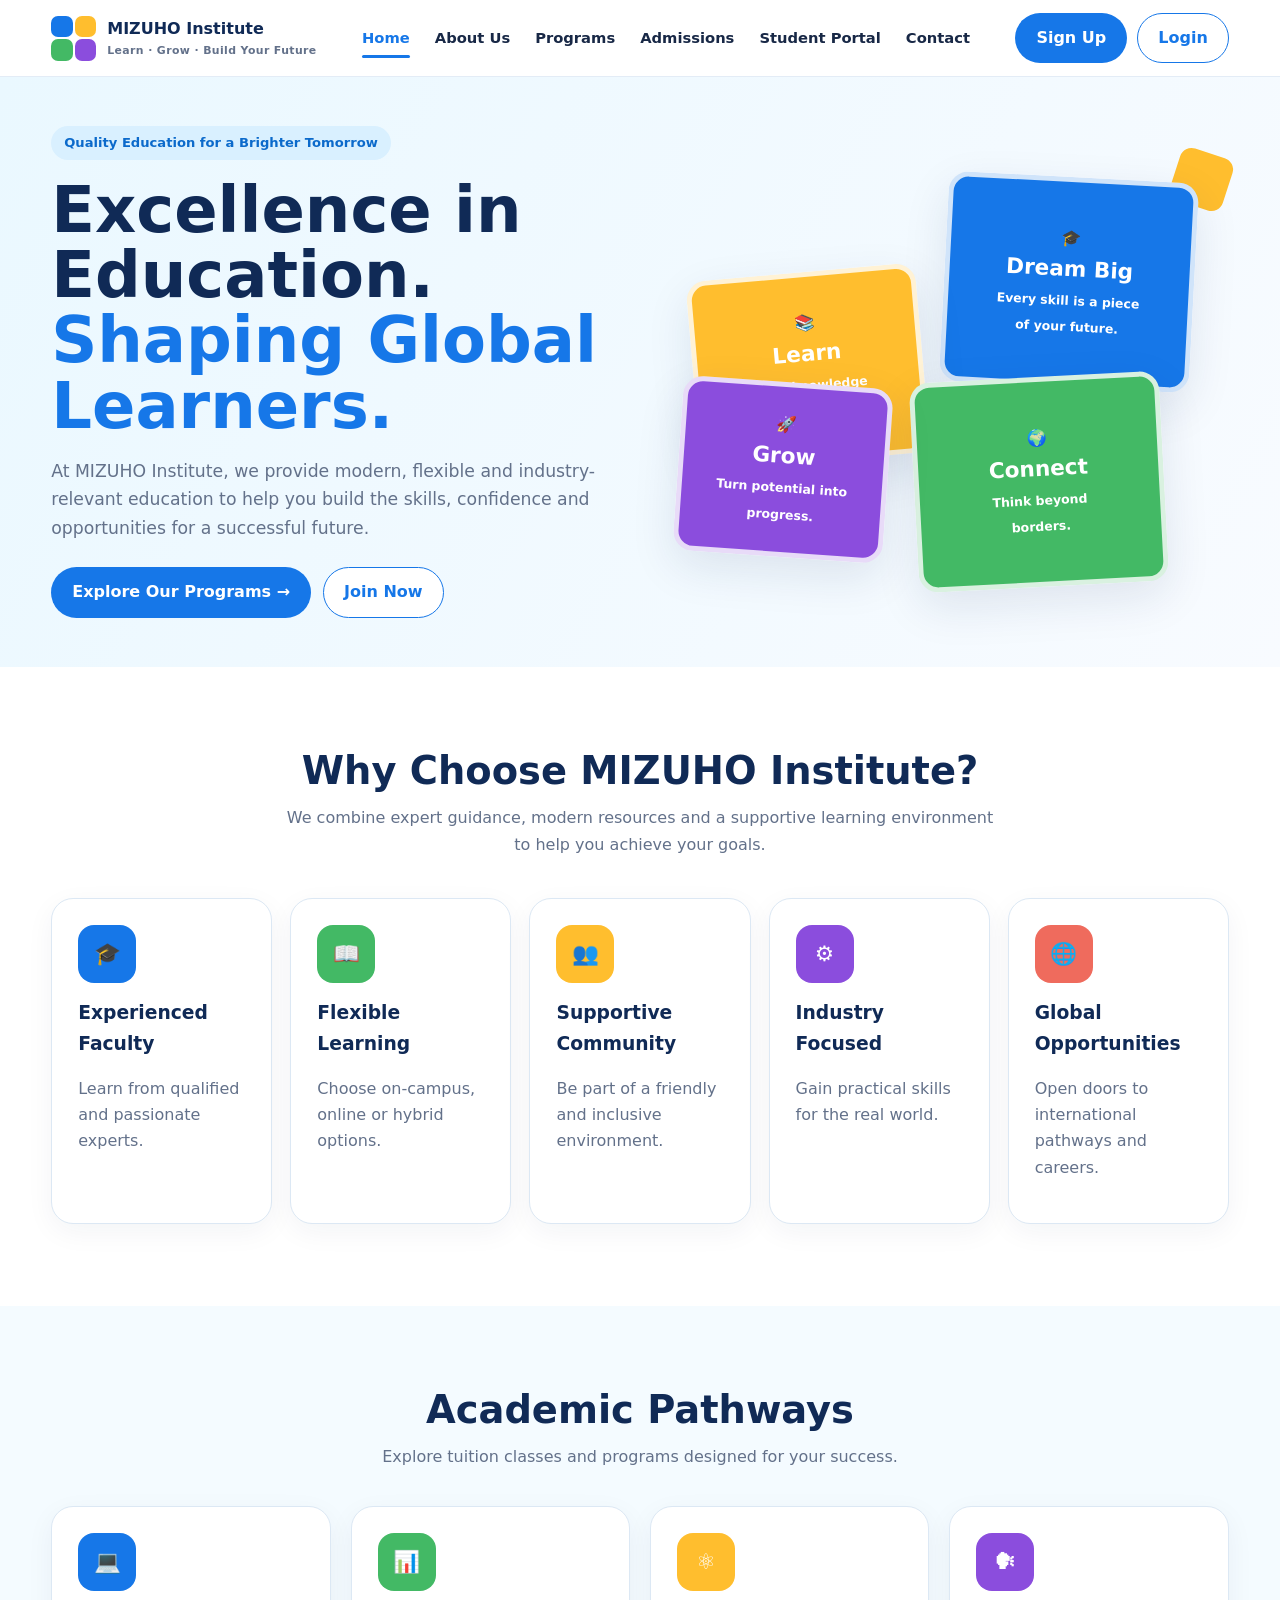
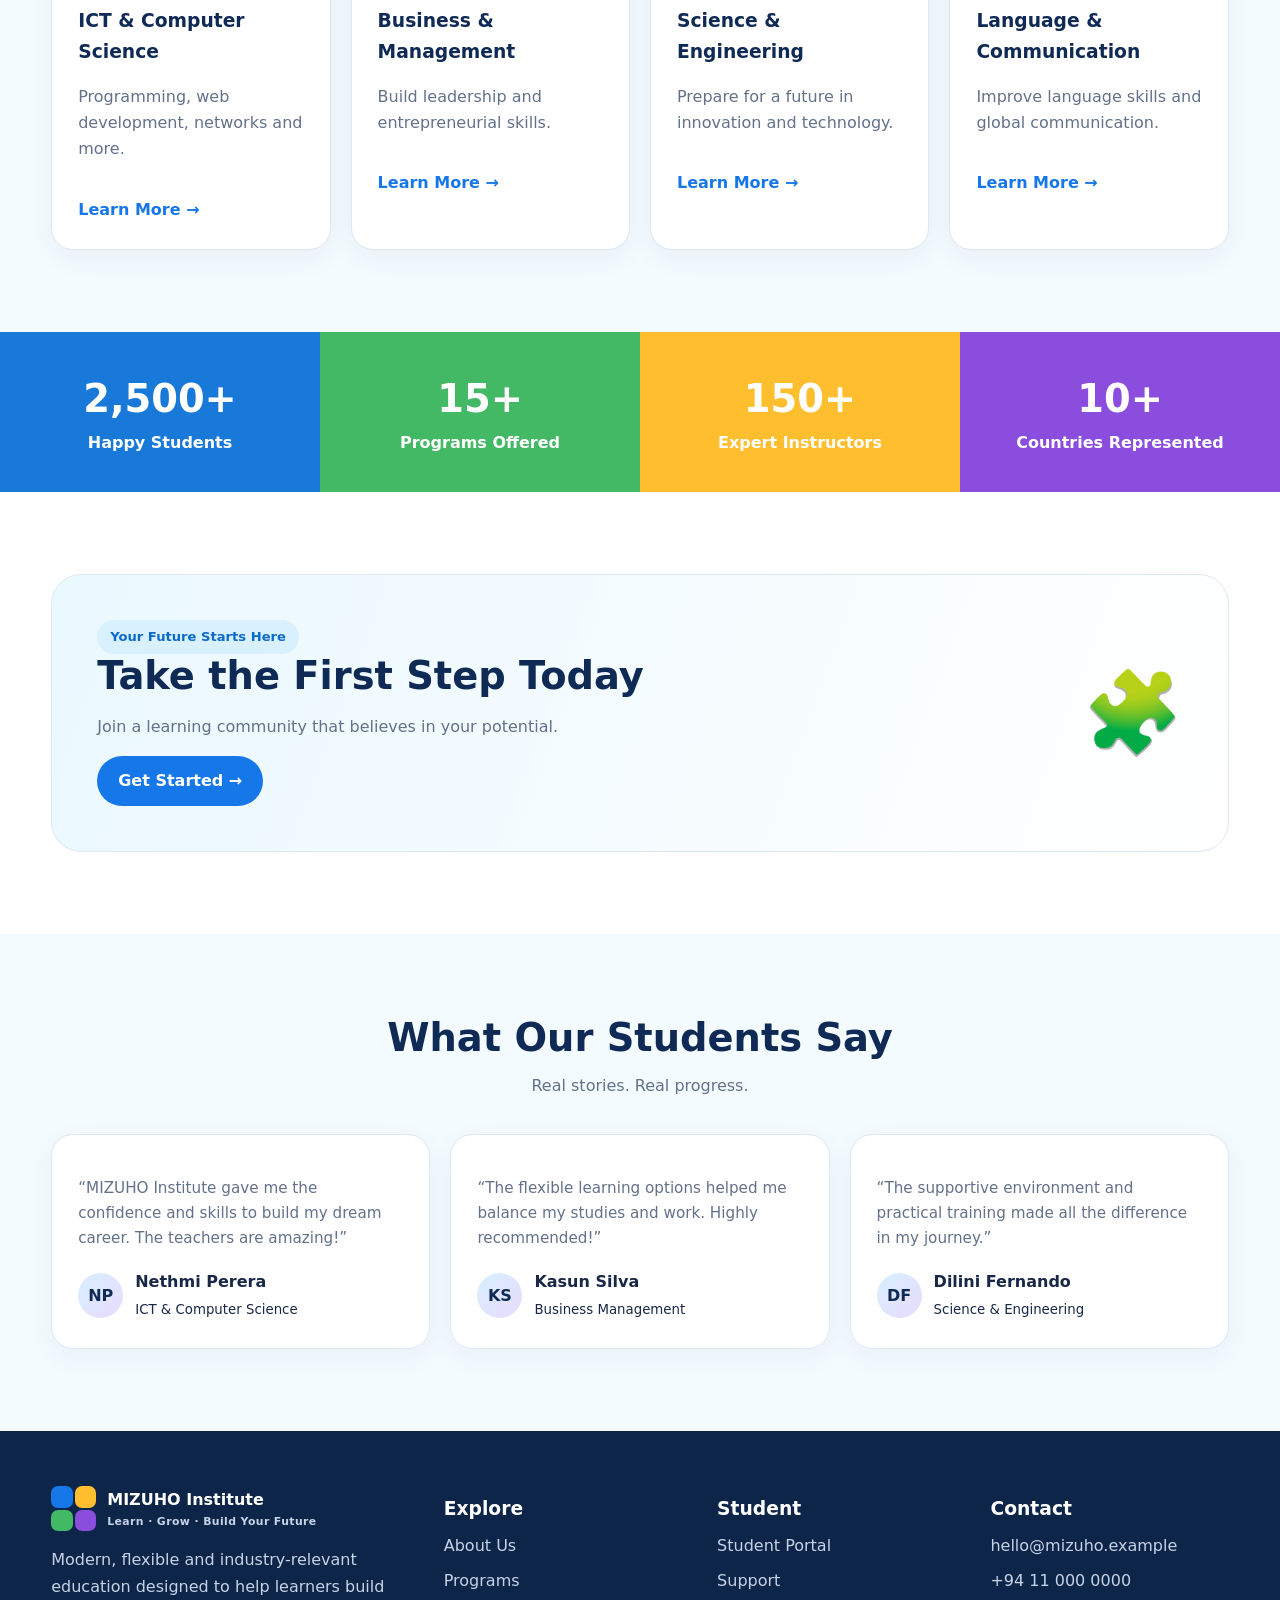
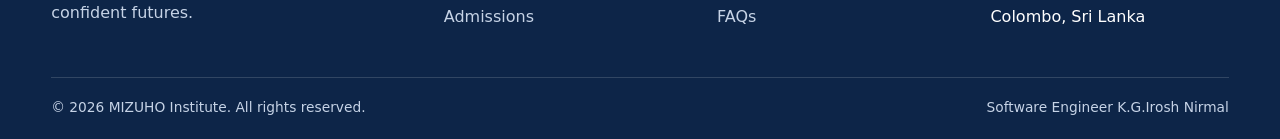
<file: index.html>
<!doctype html><html lang="en"><head><meta charset="utf-8"><meta name="viewport" content="width=device-width,initial-scale=1"><meta name="description" content="MIZUHO Institute — Learn, Grow, Build Your Future"><meta name="theme-color" content="#1677e8"><title>MIZUHO Institute | Home</title><style>:root{
  --navy:#102a56; --blue:#1677e8; --sky:#eaf7ff; --green:#43b965;
  --yellow:#ffbe2e; --purple:#8b4ddd; --coral:#ef6b5d; --ink:#182846;
  --muted:#63718a; --white:#fff; --border:#dce8f4; --shadow:0 16px 45px rgba(16,42,86,.10);
  --radius:22px; --max:1180px;
}
*{box-sizing:border-box} html{scroll-behavior:smooth}
body{margin:0;font-family:Inter,system-ui,-apple-system,Segoe UI,Roboto,Arial,sans-serif;color:var(--ink);background:#fff;line-height:1.65}
a{text-decoration:none;color:inherit}.container{width:min(var(--max),92%);margin:auto}
.site-header{position:sticky;top:0;z-index:1000;background:rgba(255,255,255,.94);backdrop-filter:blur(12px);border-bottom:1px solid rgba(220,232,244,.8)}
.nav{height:76px;display:flex;align-items:center;justify-content:space-between;gap:20px}
.logo{display:flex;align-items:center;gap:11px;font-weight:900;color:var(--navy)}
.logo-mark{width:45px;height:45px;display:grid;grid-template-columns:1fr 1fr;gap:2px}
.logo-mark i{display:block;border-radius:7px}.logo-mark i:nth-child(1){background:var(--blue)}.logo-mark i:nth-child(2){background:var(--yellow)}.logo-mark i:nth-child(3){background:var(--green)}.logo-mark i:nth-child(4){background:var(--purple)}
.logo small{display:block;color:var(--muted);font-weight:600;font-size:.68rem;letter-spacing:.4px}
.nav-links{display:flex;align-items:center;gap:25px;font-size:.92rem;font-weight:700}
.nav-links a{padding:25px 0;position:relative}.nav-links a.active,.nav-links a:hover{color:var(--blue)}
.nav-links a.active:after{content:"";position:absolute;left:0;right:0;bottom:17px;height:3px;border-radius:3px;background:var(--blue)}
.actions{display:flex;gap:10px}.btn{display:inline-flex;align-items:center;justify-content:center;gap:8px;border:1px solid transparent;border-radius:999px;padding:11px 20px;font-weight:800;cursor:pointer;transition:.25s}
.btn:hover{transform:translateY(-2px);box-shadow:0 10px 24px rgba(22,119,232,.18)}
.btn-primary{background:var(--blue);color:#fff}.btn-outline{border-color:var(--blue);color:var(--blue);background:#fff}
.menu-btn{display:none;border:0;background:none;font-size:1.5rem;color:var(--navy)}
.hero{background:linear-gradient(120deg,#eaf8ff,#f8fbff);overflow:hidden;position:relative}
.hero-grid{min-height:590px;display:grid;grid-template-columns:1fr 1fr;align-items:center;gap:45px}
.eyebrow{display:inline-block;background:#d9f0ff;color:#0c6acb;padding:6px 13px;border-radius:999px;font-size:.82rem;font-weight:800}
h1{font-size:clamp(2.6rem,5vw,4.6rem);line-height:1.02;margin:18px 0;color:var(--navy)}
h1 span{color:var(--blue)} h2{font-size:clamp(1.9rem,3vw,2.6rem);line-height:1.15;margin:0 0 12px;color:var(--navy)}
h3{margin:8px 0;color:var(--navy)}p{color:var(--muted)}
.hero p{font-size:1.08rem;max-width:600px}.hero-actions{display:flex;gap:12px;flex-wrap:wrap;margin-top:25px}
.puzzle-art{position:relative;min-height:460px}.piece{position:absolute;display:grid;place-items:center;border-radius:20px;color:#fff;font-size:2rem;font-weight:900;box-shadow:var(--shadow);border:5px solid rgba(255,255,255,.8)}
.p1{width:250px;height:210px;right:35px;top:35px;background:var(--blue);transform:rotate(3deg)}
.p2{width:230px;height:190px;left:30px;top:130px;background:var(--yellow);transform:rotate(-5deg)}
.p3{width:250px;height:210px;right:65px;bottom:15px;background:var(--green);transform:rotate(-3deg)}
.p4{width:210px;height:175px;left:15px;bottom:45px;background:var(--purple);transform:rotate(4deg)}
.piece .inner{font-size:1rem;text-align:center;max-width:150px}.piece .inner strong{display:block;font-size:1.35rem}.piece .inner span{font-size:.78rem;font-weight:600}
.floating-piece{position:absolute;width:55px;height:55px;border-radius:12px;background:var(--yellow);right:0;top:10px;transform:rotate(18deg)}
.section{padding:82px 0}.section.alt{background:#f4fbff}.center{text-align:center}.lead{max-width:720px;margin:0 auto 35px}
.features{display:grid;grid-template-columns:repeat(5,1fr);gap:18px;margin-top:40px}.card{background:#fff;border:1px solid var(--border);border-radius:var(--radius);padding:26px;box-shadow:0 8px 28px rgba(16,42,86,.05);transition:.25s}.card:hover{transform:translateY(-6px);box-shadow:var(--shadow)}
.icon{width:58px;height:58px;border-radius:16px;display:grid;place-items:center;color:#fff;font-size:1.35rem;font-weight:900;margin-bottom:15px}.blue{background:var(--blue)}.green{background:var(--green)}.yellow{background:var(--yellow)}.purple{background:var(--purple)}.coral{background:var(--coral)}
.program-grid{display:grid;grid-template-columns:repeat(4,1fr);gap:20px}.program-card{min-height:235px}.program-card .learn{color:var(--blue);font-weight:800;margin-top:18px;display:inline-block}
.stats{display:grid;grid-template-columns:repeat(4,1fr);margin:0}.stat{padding:35px;text-align:center;color:#fff}.stat:nth-child(1){background:#1879d9}.stat:nth-child(2){background:#43b965}.stat:nth-child(3){background:#ffbe2e}.stat:nth-child(4){background:#8b4ddd}.stat strong{display:block;font-size:2.4rem}.stat span{font-weight:700}
.cta{background:linear-gradient(110deg,#eaf8ff,#fff);border:1px solid var(--border);border-radius:30px;padding:45px;display:flex;align-items:center;justify-content:space-between;gap:30px}
.testimonials{display:grid;grid-template-columns:repeat(3,1fr);gap:20px}.quote{font-size:.95rem}.person{display:flex;align-items:center;gap:12px;margin-top:18px}.avatar{width:45px;height:45px;border-radius:50%;background:linear-gradient(135deg,#d8efff,#e8dbff);display:grid;place-items:center;font-weight:900;color:var(--navy)}
.page-hero{padding:75px 0;background:linear-gradient(120deg,#eaf8ff,#fff);border-bottom:1px solid var(--border)}
.page-hero p{max-width:720px}.breadcrumb{color:var(--blue);font-weight:800;font-size:.9rem}
.split{display:grid;grid-template-columns:1fr 1fr;gap:55px;align-items:center}.checklist{padding:0;list-style:none}.checklist li{margin:13px 0;font-weight:700}.checklist li:before{content:"✓";color:var(--green);font-weight:900;margin-right:10px}
.table-wrap{overflow:auto}.table{width:100%;border-collapse:collapse;background:#fff;border:1px solid var(--border);border-radius:16px;overflow:hidden}.table th,.table td{padding:15px;border-bottom:1px solid var(--border);text-align:left}.table th{background:#eff8ff;color:var(--navy)}
.form-grid{display:grid;grid-template-columns:1fr 1fr;gap:18px}.field{display:flex;flex-direction:column;gap:7px}.field.full{grid-column:1/-1}.field input,.field select,.field textarea{font:inherit;padding:13px 15px;border:1px solid var(--border);border-radius:13px;outline:none}.field input:focus,.field select:focus,.field textarea:focus{border-color:var(--blue);box-shadow:0 0 0 4px rgba(22,119,232,.08)}
.notice{padding:15px 18px;border-radius:14px;background:#eef8ff;border-left:4px solid var(--blue);margin-bottom:20px}
.footer{background:#0d2548;color:#fff;padding:55px 0 20px}.footer-grid{display:grid;grid-template-columns:1.5fr 1fr 1fr 1fr;gap:35px}.footer p,.footer a{color:#c6d3e6}.footer h3{color:#fff}.footer-links{display:grid;gap:9px}.footer-bottom{border-top:1px solid rgba(255,255,255,.15);margin-top:35px;padding-top:18px;display:flex;justify-content:space-between;gap:15px;font-size:.86rem;color:#c6d3e6}
.modal{position:fixed;inset:0;background:rgba(5,18,38,.62);display:none;place-items:center;z-index:2000;padding:20px}.modal.open{display:grid}.modal-box{background:#fff;border-radius:24px;padding:30px;width:min(470px,100%);position:relative}.close{position:absolute;right:18px;top:14px;border:0;background:none;font-size:1.6rem;cursor:pointer}
.toast{position:fixed;right:20px;bottom:20px;background:#102a56;color:#fff;padding:14px 18px;border-radius:13px;box-shadow:var(--shadow);transform:translateY(100px);opacity:0;transition:.3s;z-index:3000}.toast.show{transform:none;opacity:1}
@media(max-width:1000px){.features{grid-template-columns:repeat(3,1fr)}.program-grid{grid-template-columns:repeat(2,1fr)}.nav-links{gap:14px}.actions{display:none}}
@media(max-width:760px){.menu-btn{display:block}.nav-links{display:none;position:absolute;left:0;right:0;top:76px;background:#fff;padding:15px 5%;flex-direction:column;align-items:flex-start;border-bottom:1px solid var(--border)}.nav-links.open{display:flex}.nav-links a{padding:9px 0}.nav-links a.active:after{display:none}.hero-grid,.split{grid-template-columns:1fr}.hero-grid{padding:65px 0}.puzzle-art{min-height:390px}.features,.program-grid,.testimonials{grid-template-columns:1fr}.stats{grid-template-columns:1fr 1fr}.cta{flex-direction:column;align-items:flex-start}.footer-grid{grid-template-columns:1fr 1fr}.form-grid{grid-template-columns:1fr}.field.full{grid-column:auto}}
@media(max-width:480px){.stats{grid-template-columns:1fr}.footer-grid{grid-template-columns:1fr}.footer-bottom{flex-direction:column}.p1{width:210px}.p2{width:185px;left:0}.p3{width:210px}.p4{width:165px}}

/* Single-file application */
.single-page-section{display:none}.single-page-section.page-visible{display:block}

/* =========================================================
   MOBILE COMPATIBILITY ENHANCEMENTS
   Optimized for phones, tablets and touch screens.
   ========================================================= */
html {
  -webkit-text-size-adjust: 100%;
  text-size-adjust: 100%;
  overflow-x: hidden;
}

body {
  overflow-x: hidden;
  width: 100%;
  min-width: 0;
}

img, svg, video, canvas {
  max-width: 100%;
  height: auto;
}

button, input, select, textarea {
  max-width: 100%;
}

button, .btn, a {
  -webkit-tap-highlight-color: transparent;
  touch-action: manipulation;
}

/* Tablet */
@media (max-width: 900px) {
  :root {
    --max: 94%;
  }

  .container {
    width: min(94%, 760px);
  }

  .nav {
    height: 68px;
  }

  .logo-mark {
    width: 40px;
    height: 40px;
  }

  .logo {
    font-size: .92rem;
  }

  .logo small {
    font-size: .6rem;
  }

  .nav-links {
    gap: 12px;
    font-size: .84rem;
  }

  .hero-grid {
    grid-template-columns: 1fr;
    gap: 20px;
    padding: 65px 0 45px;
  }

  .hero-grid > div:first-child {
    text-align: center;
  }

  .hero p {
    margin-left: auto;
    margin-right: auto;
  }

  .hero-actions {
    justify-content: center;
  }

  .puzzle-art {
    width: min(100%, 620px);
    margin: 0 auto;
    min-height: 400px;
  }

  .features {
    grid-template-columns: repeat(2, 1fr);
  }

  .program-grid {
    grid-template-columns: repeat(2, 1fr);
  }

  .testimonials {
    grid-template-columns: 1fr;
  }

  .footer-grid {
    grid-template-columns: repeat(2, 1fr);
  }
}

/* Phones */
@media (max-width: 700px) {
  :root {
    --radius: 18px;
  }

  .container {
    width: calc(100% - 28px);
  }

  .site-header {
    position: sticky;
    top: 0;
  }

  .nav {
    height: 64px;
    gap: 8px;
  }

  .logo {
    min-width: 0;
    gap: 7px;
  }

  .logo-mark {
    flex: 0 0 36px;
    width: 36px;
    height: 36px;
    border-radius: 6px;
  }

  .logo > span:last-child {
    white-space: nowrap;
    overflow: hidden;
    text-overflow: ellipsis;
  }

  .logo small {
    white-space: nowrap;
    overflow: hidden;
    text-overflow: ellipsis;
    max-width: 165px;
  }

  .actions {
    display: none;
  }

  .menu-btn {
    display: grid;
    place-items: center;
    width: 44px;
    height: 44px;
    flex: 0 0 44px;
    border-radius: 12px;
    cursor: pointer;
    font-size: 1.35rem;
  }

  .menu-btn:active {
    background: #eaf4ff;
  }

  .nav-links {
    display: none;
    position: absolute;
    top: 64px;
    left: 0;
    right: 0;
    width: 100%;
    max-height: calc(100vh - 64px);
    overflow-y: auto;
    padding: 12px 20px 18px;
    background: rgba(255,255,255,.98);
    box-shadow: 0 14px 30px rgba(16,42,86,.12);
    flex-direction: column;
    align-items: stretch;
    gap: 2px;
    z-index: 1100;
  }

  .nav-links.open {
    display: flex;
  }

  .nav-links a {
    padding: 12px 10px;
    border-radius: 10px;
    font-size: .95rem;
  }

  .nav-links a:hover,
  .nav-links a.active {
    background: #eef7ff;
  }

  .nav-links a.active:after {
    display: none;
  }

  h1 {
    font-size: clamp(2.15rem, 11vw, 3.25rem);
    line-height: 1.06;
    margin-top: 14px;
  }

  h2 {
    font-size: clamp(1.65rem, 8vw, 2.25rem);
  }

  h3 {
    font-size: 1.08rem;
  }

  p {
    font-size: .95rem;
  }

  .hero {
    overflow: hidden;
  }

  .hero-grid {
    min-height: auto;
    padding: 48px 0 20px;
    gap: 4px;
  }

  .eyebrow {
    font-size: .72rem;
    padding: 5px 10px;
  }

  .hero p {
    font-size: .98rem;
    line-height: 1.6;
  }

  .hero-actions {
    flex-direction: column;
    width: 100%;
    align-items: stretch;
    margin-top: 20px;
  }

  .hero-actions .btn {
    width: 100%;
  }

  .puzzle-art {
    min-height: 330px;
    width: 100%;
    transform: scale(.9);
    transform-origin: center top;
    margin-bottom: -25px;
  }

  .piece {
    border-width: 4px;
    border-radius: 16px;
  }

  .p1 {
    width: 185px;
    height: 150px;
    right: 0;
    top: 15px;
  }

  .p2 {
    width: 170px;
    height: 140px;
    left: 0;
    top: 85px;
  }

  .p3 {
    width: 185px;
    height: 150px;
    right: 18px;
    bottom: 0;
  }

  .p4 {
    width: 155px;
    height: 128px;
    left: 12px;
    bottom: 15px;
  }

  .piece .inner {
    font-size: .85rem;
    max-width: 120px;
  }

  .piece .inner strong {
    font-size: 1.05rem;
  }

  .piece .inner span {
    font-size: .64rem;
    line-height: 1.3;
  }

  .floating-piece {
    width: 38px;
    height: 38px;
    right: 4px;
    top: 0;
  }

  .section {
    padding: 54px 0;
  }

  .lead {
    margin-bottom: 26px;
  }

  .features,
  .program-grid,
  .testimonials,
  .split {
    grid-template-columns: 1fr;
  }

  .features {
    gap: 13px;
  }

  .card {
    padding: 21px;
  }

  .program-card {
    min-height: auto;
  }

  .program-grid {
    gap: 14px;
  }

  .stats {
    grid-template-columns: 1fr 1fr;
  }

  .stat {
    padding: 24px 12px;
  }

  .stat strong {
    font-size: 1.8rem;
  }

  .stat span {
    font-size: .78rem;
  }

  .cta {
    padding: 28px 22px;
    border-radius: 22px;
  }

  .cta .btn {
    width: 100%;
  }

  .page-hero {
    padding: 48px 0 40px;
  }

  .page-hero h1 {
    margin-bottom: 12px;
  }

  .split {
    gap: 25px;
  }

  .form-grid {
    grid-template-columns: 1fr;
    gap: 14px;
  }

  .field.full {
    grid-column: auto;
  }

  .field input,
  .field select,
  .field textarea {
    width: 100%;
    min-height: 46px;
    font-size: 16px; /* prevents iOS Safari zoom */
  }

  .field textarea {
    min-height: 125px;
  }

  .field .btn,
  form .btn {
    width: 100%;
    min-height: 46px;
  }

  .table-wrap {
    margin-left: -2px;
    margin-right: -2px;
  }

  .table {
    min-width: 620px;
  }

  .footer {
    padding: 42px 0 18px;
  }

  .footer-grid {
    grid-template-columns: 1fr;
    gap: 25px;
  }

  .footer-bottom {
    flex-direction: column;
    text-align: center;
    align-items: center;
    font-size: .78rem;
  }

  .toast {
    left: 14px;
    right: 14px;
    bottom: 14px;
    text-align: center;
  }
}

/* Small phones */
@media (max-width: 390px) {
  .container {
    width: calc(100% - 22px);
  }

  .logo {
    font-size: .82rem;
  }

  .logo-mark {
    flex-basis: 32px;
    width: 32px;
    height: 32px;
  }

  .logo small {
    font-size: .54rem;
    max-width: 135px;
  }

  .hero-grid {
    padding-top: 38px;
  }

  .hero-actions {
    gap: 9px;
  }

  .puzzle-art {
    min-height: 285px;
    transform: scale(.78);
    margin-bottom: -65px;
  }

  .stats {
    grid-template-columns: 1fr;
  }

  .stat {
    padding: 20px;
  }

  .stat strong {
    font-size: 1.65rem;
  }

  .section {
    padding: 45px 0;
  }

  .card {
    padding: 18px;
  }
}

/* Touch-friendly devices */
@media (hover:none) and (pointer:coarse) {
  .card:hover,
  .btn:hover {
    transform: none;
    box-shadow: inherit;
  }

  .btn,
  .nav-links a,
  .menu-btn {
    min-height: 44px;
  }

  .card {
    -webkit-user-select: none;
    user-select: none;
  }
}

/* Respect reduced-motion preferences */
@media (prefers-reduced-motion:reduce) {
  html {
    scroll-behavior: auto;
  }

  *,
  *::before,
  *::after {
    animation-duration: .01ms !important;
    animation-iteration-count: 1 !important;
    transition-duration: .01ms !important;
  }
}

</style></head><body><div id="site-header"></div><main id="page-home" class="single-page-section" data-page="home"><section class="hero"><div class="container hero-grid">
  <div><span class="eyebrow">Quality Education for a Brighter Tomorrow</span>
    <h1>Excellence in Education.<br><span>Shaping Global Learners.</span></h1>
    <p>At MIZUHO Institute, we provide modern, flexible and industry-relevant education to help you build the skills, confidence and opportunities for a successful future.</p>
    <div class="hero-actions"><a class="btn btn-primary" href="programs.html">Explore Our Programs →</a><a class="btn btn-outline" href="admissions.html">Join Now</a></div>
  </div>
  <div class="puzzle-art"><div class="floating-piece"></div><div class="piece p1"><div class="inner">🎓<strong>Dream Big</strong><span>Every skill is a piece of your future.</span></div></div><div class="piece p2"><div class="inner">📚<strong>Learn</strong><span>Build knowledge step by step.</span></div></div><div class="piece p3"><div class="inner">🌍<strong>Connect</strong><span>Think beyond borders.</span></div></div><div class="piece p4"><div class="inner">🚀<strong>Grow</strong><span>Turn potential into progress.</span></div></div></div>
</div></section>

<section class="section"><div class="container"><div class="center"><h2>Why Choose MIZUHO Institute?</h2><p class="lead">We combine expert guidance, modern resources and a supportive learning environment to help you achieve your goals.</p></div>
<div class="features">
  <div class="card"><div class="icon blue">🎓</div><h3>Experienced Faculty</h3><p>Learn from qualified and passionate experts.</p></div>
  <div class="card"><div class="icon green">📖</div><h3>Flexible Learning</h3><p>Choose on-campus, online or hybrid options.</p></div>
  <div class="card"><div class="icon yellow">👥</div><h3>Supportive Community</h3><p>Be part of a friendly and inclusive environment.</p></div>
  <div class="card"><div class="icon purple">⚙</div><h3>Industry Focused</h3><p>Gain practical skills for the real world.</p></div>
  <div class="card"><div class="icon coral">🌐</div><h3>Global Opportunities</h3><p>Open doors to international pathways and careers.</p></div>
</div></div></section>

<section class="section alt"><div class="container"><div class="center"><h2>Academic Pathways</h2><p class="lead">Explore tuition classes and programs designed for your success.</p></div>
<div class="program-grid">
  <div class="card program-card"><div class="icon blue">💻</div><h3>ICT & Computer Science</h3><p>Programming, web development, networks and more.</p><a class="learn" href="programs.html#ict">Learn More →</a></div>
  <div class="card program-card"><div class="icon green">📊</div><h3>Business & Management</h3><p>Build leadership and entrepreneurial skills.</p><a class="learn" href="programs.html#business">Learn More →</a></div>
  <div class="card program-card"><div class="icon yellow">⚛</div><h3>Science & Engineering</h3><p>Prepare for a future in innovation and technology.</p><a class="learn" href="programs.html#science">Learn More →</a></div>
  <div class="card program-card"><div class="icon purple">🗣</div><h3>Language & Communication</h3><p>Improve language skills and global communication.</p><a class="learn" href="programs.html#language">Learn More →</a></div>
</div></div></section>

<div class="stats"><div class="stat"><strong>2,500+</strong><span>Happy Students</span></div><div class="stat"><strong>15+</strong><span>Programs Offered</span></div><div class="stat"><strong>150+</strong><span>Expert Instructors</span></div><div class="stat"><strong>10+</strong><span>Countries Represented</span></div></div>

<section class="section"><div class="container"><div class="cta"><div><span class="eyebrow">Your Future Starts Here</span><h2>Take the First Step Today</h2><p>Join a learning community that believes in your potential.</p><a class="btn btn-primary" href="admissions.html">Get Started →</a></div><div style="font-size:5rem">🧩</div></div></div></section>

<section class="section alt"><div class="container"><div class="center"><h2>What Our Students Say</h2><p class="lead">Real stories. Real progress.</p></div><div class="testimonials">
<div class="card"><p class="quote">“MIZUHO Institute gave me the confidence and skills to build my dream career. The teachers are amazing!”</p><div class="person"><div class="avatar">NP</div><div><b>Nethmi Perera</b><small><br>ICT & Computer Science</small></div></div></div>
<div class="card"><p class="quote">“The flexible learning options helped me balance my studies and work. Highly recommended!”</p><div class="person"><div class="avatar">KS</div><div><b>Kasun Silva</b><small><br>Business Management</small></div></div></div>
<div class="card"><p class="quote">“The supportive environment and practical training made all the difference in my journey.”</p><div class="person"><div class="avatar">DF</div><div><b>Dilini Fernando</b><small><br>Science & Engineering</small></div></div></div>
</div></div></section></main><main id="page-about" class="single-page-section" data-page="about"><section class="page-hero"><div class="container"><div class="breadcrumb">Home / About</div><h1>Building learners for a <span>changing world.</span></h1><p>MIZUHO Institute brings together practical education, experienced educators and a learner-first culture.</p></div></section>
<section class="section"><div class="container split"><div><h2>Our mission</h2><p>We help learners develop knowledge, professional skills and confidence through accessible, modern education.</p><ul class="checklist"><li>Industry-relevant curriculum</li><li>Flexible study pathways</li><li>Practical projects and assessments</li><li>Student-focused academic support</li></ul></div><div class="card" style="background:linear-gradient(135deg,#eaf8ff,#fff)"><div class="icon blue">🧩</div><h3>Every learner is a piece of the bigger picture.</h3><p>Our puzzle-inspired identity represents how knowledge, experience, communication and creativity connect to create a complete professional.</p></div></div></section>
<section class="section alt"><div class="container"><div class="center"><h2>Our values</h2><p class="lead">The principles behind the learning experience.</p></div><div class="features"><div class="card"><div class="icon blue">🎯</div><h3>Purpose</h3><p>Learning should lead to meaningful goals.</p></div><div class="card"><div class="icon green">🤝</div><h3>Inclusion</h3><p>Every learner deserves respect and support.</p></div><div class="card"><div class="icon yellow">💡</div><h3>Innovation</h3><p>We embrace better ways to learn and work.</p></div><div class="card"><div class="icon purple">🌍</div><h3>Global Mindset</h3><p>We prepare learners for connected careers.</p></div><div class="card"><div class="icon coral">⭐</div><h3>Excellence</h3><p>We continuously improve our standards.</p></div></div></div></section></main><main id="page-programs" class="single-page-section" data-page="programs"><section class="page-hero"><div class="container"><div class="breadcrumb">Home / Programs</div><h1>Find your <span>academic pathway.</span></h1><p>Explore programs and tuition classes across technology, business, science and communication.</p></div></section>
<section class="section"><div class="container">
<div id="ict" class="card" style="margin-bottom:20px"><h2>ICT & Computer Science</h2><p>Build practical foundations for modern digital careers.</p><div class="program-grid"><div><h3>Web Development</h3><p>HTML, CSS, JavaScript and responsive interfaces.</p></div><div><h3>Programming</h3><p>Problem solving, OOP and software development.</p></div><div><h3>Database Systems</h3><p>SQL, data modeling and application integration.</p></div><div><h3>Computer Networks</h3><p>Networking concepts, protocols and infrastructure.</p></div></div></div>
<div id="business" class="card" style="margin-bottom:20px"><h2>Business & Management</h2><p>Develop commercial awareness, leadership and entrepreneurial capability.</p><div class="program-grid"><div><h3>Business Fundamentals</h3><p>Management, marketing and organizational concepts.</p></div><div><h3>Entrepreneurship</h3><p>From idea validation to business planning.</p></div><div><h3>Digital Business</h3><p>Technology-enabled business models and strategy.</p></div><div><h3>Leadership</h3><p>Communication, teamwork and decision-making.</p></div></div></div>
<div id="science" class="card" style="margin-bottom:20px"><h2>Science & Engineering</h2><p>Strengthen analytical thinking and technical foundations.</p><div class="program-grid"><div><h3>Applied Science</h3><p>Scientific methods and practical applications.</p></div><div><h3>Engineering Foundations</h3><p>Mathematics, physics and engineering concepts.</p></div><div><h3>Technology</h3><p>Explore emerging technologies and innovation.</p></div><div><h3>Project Practice</h3><p>Turn theory into structured practical work.</p></div></div></div>
<div id="language" class="card"><h2>Language & Communication</h2><p>Build clear communication for academic and professional environments.</p><div class="program-grid"><div><h3>English</h3><p>Grammar, vocabulary, writing and speaking.</p></div><div><h3>Academic Writing</h3><p>Research, structure and professional writing.</p></div><div><h3>Presentation Skills</h3><p>Confident delivery and visual communication.</p></div><div><h3>Communication</h3><p>Interpersonal and workplace communication.</p></div></div></div>
</div></section></main><main id="page-admissions" class="single-page-section" data-page="admissions"><section class="page-hero"><div class="container"><div class="breadcrumb">Home / Admissions</div><h1>Start your <span>next chapter.</span></h1><p>Complete the interest form and our admissions team can guide you through the next steps.</p></div></section>
<section class="section"><div class="container split"><div><h2>Admission process</h2><div class="card"><h3>01 · Choose a pathway</h3><p>Select a program that matches your goals.</p><h3>02 · Submit your details</h3><p>Send the form with your preferred study option.</p><h3>03 · Guidance call</h3><p>Discuss entry requirements, schedule and fees.</p><h3>04 · Confirm enrollment</h3><p>Complete the enrollment process and begin learning.</p></div></div>
<div class="card"><h2>Request information</h2><form data-demo><div class="form-grid"><label class="field"><b>Full name</b><input required placeholder="Your name"></label><label class="field"><b>Email</b><input required type="email" placeholder="you@example.com"></label><label class="field"><b>Phone</b><input placeholder="+94 ..."></label><label class="field"><b>Program</b><select required><option value="">Choose...</option><option>ICT & Computer Science</option><option>Business & Management</option><option>Science & Engineering</option><option>Language & Communication</option></select></label><label class="field full"><b>Message</b><textarea rows="5" placeholder="Tell us what you want to study..."></textarea></label><label class="field full"><button class="btn btn-primary" type="submit">Submit Application Interest →</button></label></div></form></div></div></section>
<section class="section alt" id="faq"><div class="container"><div class="center"><h2>Frequently Asked Questions</h2><p class="lead">Quick answers for prospective students.</p></div><div class="program-grid"><div class="card"><h3>Can I study online?</h3><p>Selected pathways can be delivered online or in hybrid formats.</p></div><div class="card"><h3>Are there tuition classes?</h3><p>Yes. Program-specific tuition and revision classes can be offered depending on the pathway.</p></div><div class="card"><h3>How do I apply?</h3><p>Use the form above or contact the admissions team.</p></div><div class="card"><h3>Can I speak with an advisor?</h3><p>Yes. Request a guidance call through the admissions form.</p></div></div></div></section></main><main id="page-student" class="single-page-section" data-page="student"><section class="page-hero"><div class="container"><div class="breadcrumb">Home / Student Portal</div><h1>Your learning <span>dashboard.</span></h1><p>Access a simple demonstration portal for courses, announcements and student support.</p></div></section>
<section class="section"><div class="container split"><div class="card"><div class="icon blue">🔐</div><h2>Student Login</h2><form data-demo><div class="field"><b>Student email</b><input type="email" required placeholder="student@example.com"></div><br><div class="field"><b>Password</b><input type="password" required placeholder="••••••••"></div><br><button class="btn btn-primary" type="submit">Login →</button></form><p style="font-size:.85rem">Demo only: this front-end form does not connect to a real authentication server.</p></div>
<div><h2>Portal features</h2><div class="program-grid"><div class="card"><div class="icon green">📚</div><h3>My Courses</h3><p>View current modules and learning resources.</p></div><div class="card"><div class="icon yellow">📅</div><h3>Schedule</h3><p>Keep track of classes and upcoming activities.</p></div><div class="card"><div class="icon purple">📈</div><h3>Progress</h3><p>Review learning milestones and assessments.</p></div><div class="card"><div class="icon coral">💬</div><h3>Support</h3><p>Contact your academic support team.</p></div></div></div></div></section></main><main id="page-contact" class="single-page-section" data-page="contact"><section class="page-hero"><div class="container"><div class="breadcrumb">Home / Contact</div><h1>Let's build your <span>next step.</span></h1><p>Have a question about programs, admissions or student support? Send us a message.</p></div></section>
<section class="section"><div class="container split"><div><h2>Contact information</h2><div class="card"><h3>📍 Colombo, Sri Lanka</h3><p>Visit our admissions desk during office hours.</p><h3>✉ hello@mizuho.example</h3><p>For general inquiries and program information.</p><h3>☎ +94 11 000 0000</h3><p>Monday–Friday, 8:30 AM–5:00 PM.</p></div></div><div class="card"><h2>Send a message</h2><form data-demo><div class="form-grid"><label class="field"><b>Name</b><input required placeholder="Your name"></label><label class="field"><b>Email</b><input required type="email" placeholder="you@example.com"></label><label class="field full"><b>Subject</b><input required placeholder="How can we help?"></label><label class="field full"><b>Message</b><textarea required rows="7" placeholder="Write your message..."></textarea></label><label class="field full"><button class="btn btn-primary" type="submit">Send Message →</button></label></div></form></div></div></section></main><div id="site-footer"></div><script>
const pageNames={home:"Home",about:"About Us",programs:"Programs",admissions:"Admissions",student:"Student Portal",contact:"Contact"};
function setActivePage(page,updateHash=true){if(!pageNames[page])page="home";document.querySelectorAll(".single-page-section").forEach(s=>s.classList.toggle("page-visible",s.dataset.page===page));document.querySelectorAll("[data-page-link]").forEach(a=>a.classList.toggle("active",a.dataset.pageLink===page));if(updateHash)history.replaceState(null,"","#"+page);window.scrollTo({top:0,behavior:"smooth"});document.querySelector("#navLinks")?.classList.remove("open");document.title=pageNames[page]+" | MIZUHO Institute";}
function pageFromHash(){const h=location.hash.slice(1);return pageNames[h]?h:"home";}
function showToast(message){let t=document.querySelector("#toast");if(!t){t=document.createElement("div");t.id="toast";t.className="toast";document.body.appendChild(t)}t.textContent=message;t.classList.add("show");setTimeout(()=>t.classList.remove("show"),2800)}
document.addEventListener("DOMContentLoaded",()=>{
const header=document.querySelector("#site-header");header.innerHTML=`<header class="site-header"><div class="container nav"><a class="logo" href="#home" data-page-link="home"><span class="logo-mark"><i></i><i></i><i></i><i></i></span><span>MIZUHO Institute<small>Learn · Grow · Build Your Future</small></span></a><button class="menu-btn" id="menuBtn" aria-label="Open menu">☰</button><nav class="nav-links" id="navLinks">${Object.entries(pageNames).map(([k,n])=>`<a href="#${k}" data-page-link="${k}">${n}</a>`).join("")}</nav><div class="actions"><a class="btn btn-primary" href="#admissions" data-page-link="admissions">Sign Up</a><a class="btn btn-outline" href="#student" data-page-link="student">Login</a></div></div></header>`;
const footer=document.querySelector("#site-footer");footer.innerHTML=`<footer class="footer"><div class="container"><div class="footer-grid"><div><a class="logo" href="#home" data-page-link="home"><span class="logo-mark"><i></i><i></i><i></i><i></i></span><span style="color:#fff">MIZUHO Institute<small style="color:#c6d3e6">Learn · Grow · Build Your Future</small></span></a><p>Modern, flexible and industry-relevant education designed to help learners build confident futures.</p></div><div><h3>Explore</h3><div class="footer-links"><a href="#about" data-page-link="about">About Us</a><a href="#programs" data-page-link="programs">Programs</a><a href="#admissions" data-page-link="admissions">Admissions</a></div></div><div><h3>Student</h3><div class="footer-links"><a href="#student" data-page-link="student">Student Portal</a><a href="#contact" data-page-link="contact">Support</a><a href="#admissions" data-page-link="admissions">FAQs</a></div></div><div><h3>Contact</h3><div class="footer-links"><a href="mailto:hello@mizuho.example">hello@mizuho.example</a><a href="tel:+94110000000">+94 11 000 0000</a><span>Colombo, Sri Lanka</span></div></div></div><div class="footer-bottom"><span>© 2026 MIZUHO Institute. All rights reserved.</span><span>Software Engineer K.G.Irosh Nirmal</span></div></div></footer>`;
document.querySelector("#menuBtn").addEventListener("click",()=>document.querySelector("#navLinks").classList.toggle("open"));
document.addEventListener("click",e=>{const l=e.target.closest("[data-page-link]");if(l){e.preventDefault();setActivePage(l.dataset.pageLink)}});
document.querySelectorAll("form[data-demo]").forEach(f=>f.addEventListener("submit",e=>{e.preventDefault();f.reset();showToast("Thank you! Your request has been submitted.")}));
setActivePage(pageFromHash(),false);
});
window.addEventListener("hashchange",()=>setActivePage(pageFromHash(),false));

/* Mobile robustness: close the menu when navigating or resizing to desktop. */
window.addEventListener("resize",()=>{
  if(window.innerWidth > 700){
    document.getElementById("navLinks")?.classList.remove("open");
  }
});
document.addEventListener("keydown",(e)=>{
  if(e.key==="Escape"){
    document.getElementById("navLinks")?.classList.remove("open");
    document.querySelectorAll(".modal.open").forEach(m=>m.classList.remove("open"));
  }
});

</script></body></html>
</file>
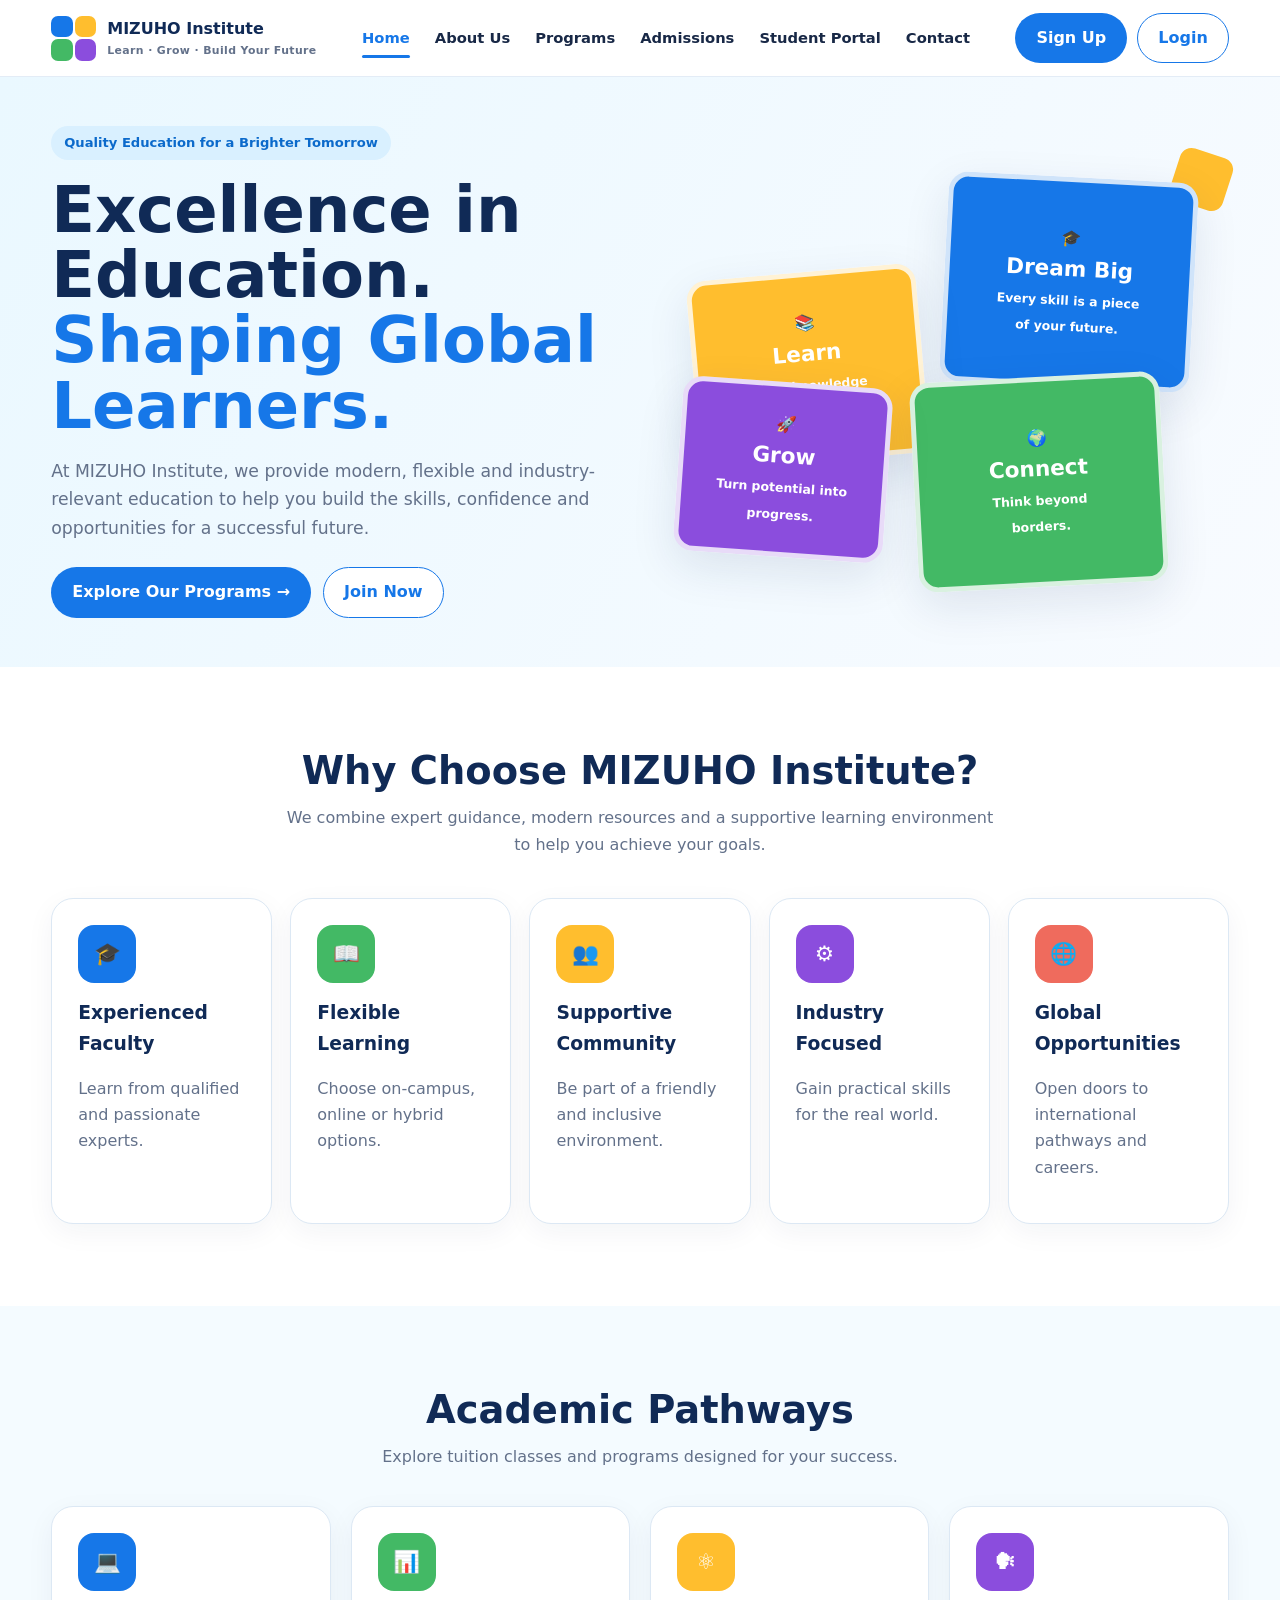
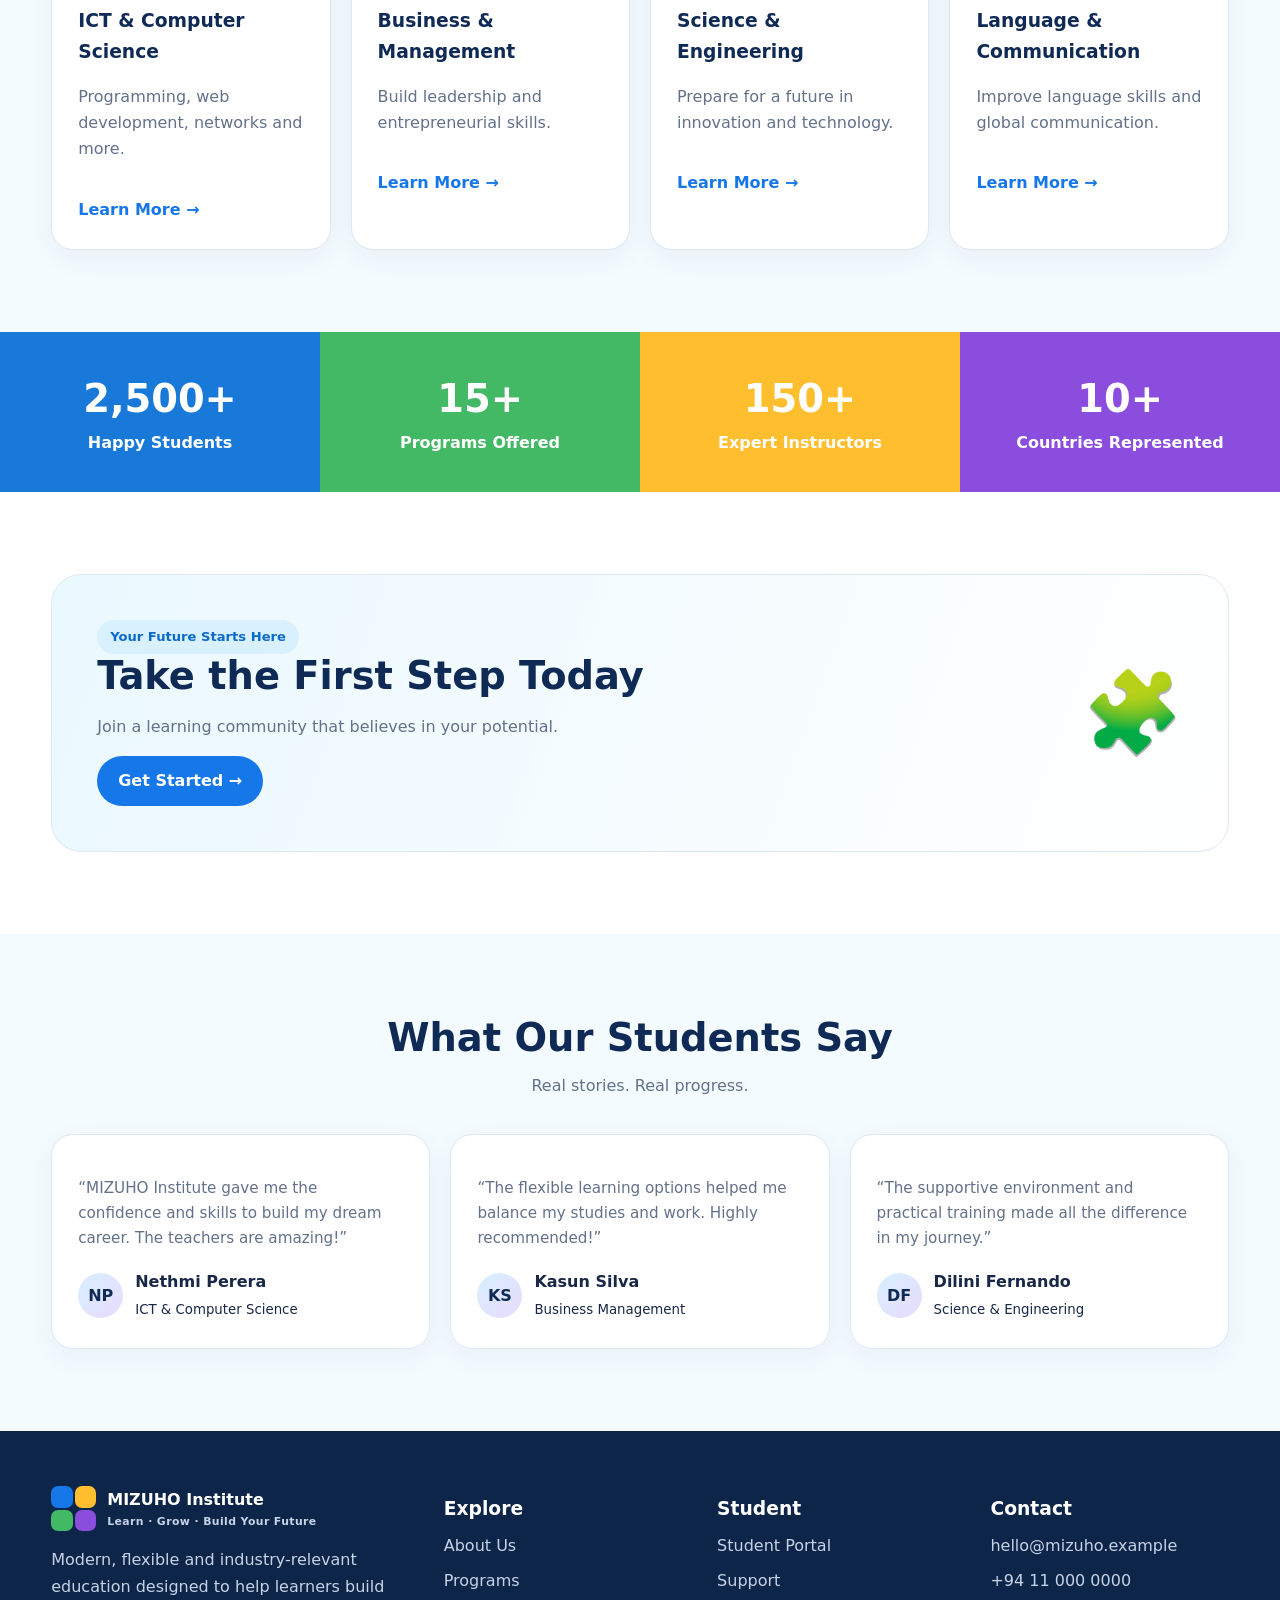
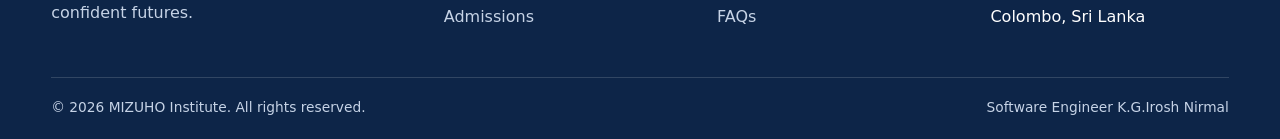
<file: index (4).html>
<!doctype html><html lang="en"><head><meta charset="utf-8"><meta name="viewport" content="width=device-width,initial-scale=1"><meta name="description" content="MIZUHO Institute — Learn, Grow, Build Your Future"><meta name="theme-color" content="#1677e8"><title>MIZUHO Institute | Home</title><style>:root{
  --navy:#102a56; --blue:#1677e8; --sky:#eaf7ff; --green:#43b965;
  --yellow:#ffbe2e; --purple:#8b4ddd; --coral:#ef6b5d; --ink:#182846;
  --muted:#63718a; --white:#fff; --border:#dce8f4; --shadow:0 16px 45px rgba(16,42,86,.10);
  --radius:22px; --max:1180px;
}
*{box-sizing:border-box} html{scroll-behavior:smooth}
body{margin:0;font-family:Inter,system-ui,-apple-system,Segoe UI,Roboto,Arial,sans-serif;color:var(--ink);background:#fff;line-height:1.65}
a{text-decoration:none;color:inherit}.container{width:min(var(--max),92%);margin:auto}
.site-header{position:sticky;top:0;z-index:1000;background:rgba(255,255,255,.94);backdrop-filter:blur(12px);border-bottom:1px solid rgba(220,232,244,.8)}
.nav{height:76px;display:flex;align-items:center;justify-content:space-between;gap:20px}
.logo{display:flex;align-items:center;gap:11px;font-weight:900;color:var(--navy)}
.logo-mark{width:45px;height:45px;display:grid;grid-template-columns:1fr 1fr;gap:2px}
.logo-mark i{display:block;border-radius:7px}.logo-mark i:nth-child(1){background:var(--blue)}.logo-mark i:nth-child(2){background:var(--yellow)}.logo-mark i:nth-child(3){background:var(--green)}.logo-mark i:nth-child(4){background:var(--purple)}
.logo small{display:block;color:var(--muted);font-weight:600;font-size:.68rem;letter-spacing:.4px}
.nav-links{display:flex;align-items:center;gap:25px;font-size:.92rem;font-weight:700}
.nav-links a{padding:25px 0;position:relative}.nav-links a.active,.nav-links a:hover{color:var(--blue)}
.nav-links a.active:after{content:"";position:absolute;left:0;right:0;bottom:17px;height:3px;border-radius:3px;background:var(--blue)}
.actions{display:flex;gap:10px}.btn{display:inline-flex;align-items:center;justify-content:center;gap:8px;border:1px solid transparent;border-radius:999px;padding:11px 20px;font-weight:800;cursor:pointer;transition:.25s}
.btn:hover{transform:translateY(-2px);box-shadow:0 10px 24px rgba(22,119,232,.18)}
.btn-primary{background:var(--blue);color:#fff}.btn-outline{border-color:var(--blue);color:var(--blue);background:#fff}
.menu-btn{display:none;border:0;background:none;font-size:1.5rem;color:var(--navy)}
.hero{background:linear-gradient(120deg,#eaf8ff,#f8fbff);overflow:hidden;position:relative}
.hero-grid{min-height:590px;display:grid;grid-template-columns:1fr 1fr;align-items:center;gap:45px}
.eyebrow{display:inline-block;background:#d9f0ff;color:#0c6acb;padding:6px 13px;border-radius:999px;font-size:.82rem;font-weight:800}
h1{font-size:clamp(2.6rem,5vw,4.6rem);line-height:1.02;margin:18px 0;color:var(--navy)}
h1 span{color:var(--blue)} h2{font-size:clamp(1.9rem,3vw,2.6rem);line-height:1.15;margin:0 0 12px;color:var(--navy)}
h3{margin:8px 0;color:var(--navy)}p{color:var(--muted)}
.hero p{font-size:1.08rem;max-width:600px}.hero-actions{display:flex;gap:12px;flex-wrap:wrap;margin-top:25px}
.puzzle-art{position:relative;min-height:460px}.piece{position:absolute;display:grid;place-items:center;border-radius:20px;color:#fff;font-size:2rem;font-weight:900;box-shadow:var(--shadow);border:5px solid rgba(255,255,255,.8)}
.p1{width:250px;height:210px;right:35px;top:35px;background:var(--blue);transform:rotate(3deg)}
.p2{width:230px;height:190px;left:30px;top:130px;background:var(--yellow);transform:rotate(-5deg)}
.p3{width:250px;height:210px;right:65px;bottom:15px;background:var(--green);transform:rotate(-3deg)}
.p4{width:210px;height:175px;left:15px;bottom:45px;background:var(--purple);transform:rotate(4deg)}
.piece .inner{font-size:1rem;text-align:center;max-width:150px}.piece .inner strong{display:block;font-size:1.35rem}.piece .inner span{font-size:.78rem;font-weight:600}
.floating-piece{position:absolute;width:55px;height:55px;border-radius:12px;background:var(--yellow);right:0;top:10px;transform:rotate(18deg)}
.section{padding:82px 0}.section.alt{background:#f4fbff}.center{text-align:center}.lead{max-width:720px;margin:0 auto 35px}
.features{display:grid;grid-template-columns:repeat(5,1fr);gap:18px;margin-top:40px}.card{background:#fff;border:1px solid var(--border);border-radius:var(--radius);padding:26px;box-shadow:0 8px 28px rgba(16,42,86,.05);transition:.25s}.card:hover{transform:translateY(-6px);box-shadow:var(--shadow)}
.icon{width:58px;height:58px;border-radius:16px;display:grid;place-items:center;color:#fff;font-size:1.35rem;font-weight:900;margin-bottom:15px}.blue{background:var(--blue)}.green{background:var(--green)}.yellow{background:var(--yellow)}.purple{background:var(--purple)}.coral{background:var(--coral)}
.program-grid{display:grid;grid-template-columns:repeat(4,1fr);gap:20px}.program-card{min-height:235px}.program-card .learn{color:var(--blue);font-weight:800;margin-top:18px;display:inline-block}
.stats{display:grid;grid-template-columns:repeat(4,1fr);margin:0}.stat{padding:35px;text-align:center;color:#fff}.stat:nth-child(1){background:#1879d9}.stat:nth-child(2){background:#43b965}.stat:nth-child(3){background:#ffbe2e}.stat:nth-child(4){background:#8b4ddd}.stat strong{display:block;font-size:2.4rem}.stat span{font-weight:700}
.cta{background:linear-gradient(110deg,#eaf8ff,#fff);border:1px solid var(--border);border-radius:30px;padding:45px;display:flex;align-items:center;justify-content:space-between;gap:30px}
.testimonials{display:grid;grid-template-columns:repeat(3,1fr);gap:20px}.quote{font-size:.95rem}.person{display:flex;align-items:center;gap:12px;margin-top:18px}.avatar{width:45px;height:45px;border-radius:50%;background:linear-gradient(135deg,#d8efff,#e8dbff);display:grid;place-items:center;font-weight:900;color:var(--navy)}
.page-hero{padding:75px 0;background:linear-gradient(120deg,#eaf8ff,#fff);border-bottom:1px solid var(--border)}
.page-hero p{max-width:720px}.breadcrumb{color:var(--blue);font-weight:800;font-size:.9rem}
.split{display:grid;grid-template-columns:1fr 1fr;gap:55px;align-items:center}.checklist{padding:0;list-style:none}.checklist li{margin:13px 0;font-weight:700}.checklist li:before{content:"✓";color:var(--green);font-weight:900;margin-right:10px}
.table-wrap{overflow:auto}.table{width:100%;border-collapse:collapse;background:#fff;border:1px solid var(--border);border-radius:16px;overflow:hidden}.table th,.table td{padding:15px;border-bottom:1px solid var(--border);text-align:left}.table th{background:#eff8ff;color:var(--navy)}
.form-grid{display:grid;grid-template-columns:1fr 1fr;gap:18px}.field{display:flex;flex-direction:column;gap:7px}.field.full{grid-column:1/-1}.field input,.field select,.field textarea{font:inherit;padding:13px 15px;border:1px solid var(--border);border-radius:13px;outline:none}.field input:focus,.field select:focus,.field textarea:focus{border-color:var(--blue);box-shadow:0 0 0 4px rgba(22,119,232,.08)}
.notice{padding:15px 18px;border-radius:14px;background:#eef8ff;border-left:4px solid var(--blue);margin-bottom:20px}
.footer{background:#0d2548;color:#fff;padding:55px 0 20px}.footer-grid{display:grid;grid-template-columns:1.5fr 1fr 1fr 1fr;gap:35px}.footer p,.footer a{color:#c6d3e6}.footer h3{color:#fff}.footer-links{display:grid;gap:9px}.footer-bottom{border-top:1px solid rgba(255,255,255,.15);margin-top:35px;padding-top:18px;display:flex;justify-content:space-between;gap:15px;font-size:.86rem;color:#c6d3e6}
.modal{position:fixed;inset:0;background:rgba(5,18,38,.62);display:none;place-items:center;z-index:2000;padding:20px}.modal.open{display:grid}.modal-box{background:#fff;border-radius:24px;padding:30px;width:min(470px,100%);position:relative}.close{position:absolute;right:18px;top:14px;border:0;background:none;font-size:1.6rem;cursor:pointer}
.toast{position:fixed;right:20px;bottom:20px;background:#102a56;color:#fff;padding:14px 18px;border-radius:13px;box-shadow:var(--shadow);transform:translateY(100px);opacity:0;transition:.3s;z-index:3000}.toast.show{transform:none;opacity:1}
@media(max-width:1000px){.features{grid-template-columns:repeat(3,1fr)}.program-grid{grid-template-columns:repeat(2,1fr)}.nav-links{gap:14px}.actions{display:none}}
@media(max-width:760px){.menu-btn{display:block}.nav-links{display:none;position:absolute;left:0;right:0;top:76px;background:#fff;padding:15px 5%;flex-direction:column;align-items:flex-start;border-bottom:1px solid var(--border)}.nav-links.open{display:flex}.nav-links a{padding:9px 0}.nav-links a.active:after{display:none}.hero-grid,.split{grid-template-columns:1fr}.hero-grid{padding:65px 0}.puzzle-art{min-height:390px}.features,.program-grid,.testimonials{grid-template-columns:1fr}.stats{grid-template-columns:1fr 1fr}.cta{flex-direction:column;align-items:flex-start}.footer-grid{grid-template-columns:1fr 1fr}.form-grid{grid-template-columns:1fr}.field.full{grid-column:auto}}
@media(max-width:480px){.stats{grid-template-columns:1fr}.footer-grid{grid-template-columns:1fr}.footer-bottom{flex-direction:column}.p1{width:210px}.p2{width:185px;left:0}.p3{width:210px}.p4{width:165px}}

/* Single-file application */
.single-page-section{display:none}.single-page-section.page-visible{display:block}

/* =========================================================
   MOBILE COMPATIBILITY ENHANCEMENTS
   Optimized for phones, tablets and touch screens.
   ========================================================= */
html {
  -webkit-text-size-adjust: 100%;
  text-size-adjust: 100%;
  overflow-x: hidden;
}

body {
  overflow-x: hidden;
  width: 100%;
  min-width: 0;
}

img, svg, video, canvas {
  max-width: 100%;
  height: auto;
}

button, input, select, textarea {
  max-width: 100%;
}

button, .btn, a {
  -webkit-tap-highlight-color: transparent;
  touch-action: manipulation;
}

/* Tablet */
@media (max-width: 900px) {
  :root {
    --max: 94%;
  }

  .container {
    width: min(94%, 760px);
  }

  .nav {
    height: 68px;
  }

  .logo-mark {
    width: 40px;
    height: 40px;
  }

  .logo {
    font-size: .92rem;
  }

  .logo small {
    font-size: .6rem;
  }

  .nav-links {
    gap: 12px;
    font-size: .84rem;
  }

  .hero-grid {
    grid-template-columns: 1fr;
    gap: 20px;
    padding: 65px 0 45px;
  }

  .hero-grid > div:first-child {
    text-align: center;
  }

  .hero p {
    margin-left: auto;
    margin-right: auto;
  }

  .hero-actions {
    justify-content: center;
  }

  .puzzle-art {
    width: min(100%, 620px);
    margin: 0 auto;
    min-height: 400px;
  }

  .features {
    grid-template-columns: repeat(2, 1fr);
  }

  .program-grid {
    grid-template-columns: repeat(2, 1fr);
  }

  .testimonials {
    grid-template-columns: 1fr;
  }

  .footer-grid {
    grid-template-columns: repeat(2, 1fr);
  }
}

/* Phones */
@media (max-width: 700px) {
  :root {
    --radius: 18px;
  }

  .container {
    width: calc(100% - 28px);
  }

  .site-header {
    position: sticky;
    top: 0;
  }

  .nav {
    height: 64px;
    gap: 8px;
  }

  .logo {
    min-width: 0;
    gap: 7px;
  }

  .logo-mark {
    flex: 0 0 36px;
    width: 36px;
    height: 36px;
    border-radius: 6px;
  }

  .logo > span:last-child {
    white-space: nowrap;
    overflow: hidden;
    text-overflow: ellipsis;
  }

  .logo small {
    white-space: nowrap;
    overflow: hidden;
    text-overflow: ellipsis;
    max-width: 165px;
  }

  .actions {
    display: none;
  }

  .menu-btn {
    display: grid;
    place-items: center;
    width: 44px;
    height: 44px;
    flex: 0 0 44px;
    border-radius: 12px;
    cursor: pointer;
    font-size: 1.35rem;
  }

  .menu-btn:active {
    background: #eaf4ff;
  }

  .nav-links {
    display: none;
    position: absolute;
    top: 64px;
    left: 0;
    right: 0;
    width: 100%;
    max-height: calc(100vh - 64px);
    overflow-y: auto;
    padding: 12px 20px 18px;
    background: rgba(255,255,255,.98);
    box-shadow: 0 14px 30px rgba(16,42,86,.12);
    flex-direction: column;
    align-items: stretch;
    gap: 2px;
    z-index: 1100;
  }

  .nav-links.open {
    display: flex;
  }

  .nav-links a {
    padding: 12px 10px;
    border-radius: 10px;
    font-size: .95rem;
  }

  .nav-links a:hover,
  .nav-links a.active {
    background: #eef7ff;
  }

  .nav-links a.active:after {
    display: none;
  }

  h1 {
    font-size: clamp(2.15rem, 11vw, 3.25rem);
    line-height: 1.06;
    margin-top: 14px;
  }

  h2 {
    font-size: clamp(1.65rem, 8vw, 2.25rem);
  }

  h3 {
    font-size: 1.08rem;
  }

  p {
    font-size: .95rem;
  }

  .hero {
    overflow: hidden;
  }

  .hero-grid {
    min-height: auto;
    padding: 48px 0 20px;
    gap: 4px;
  }

  .eyebrow {
    font-size: .72rem;
    padding: 5px 10px;
  }

  .hero p {
    font-size: .98rem;
    line-height: 1.6;
  }

  .hero-actions {
    flex-direction: column;
    width: 100%;
    align-items: stretch;
    margin-top: 20px;
  }

  .hero-actions .btn {
    width: 100%;
  }

  .puzzle-art {
    min-height: 330px;
    width: 100%;
    transform: scale(.9);
    transform-origin: center top;
    margin-bottom: -25px;
  }

  .piece {
    border-width: 4px;
    border-radius: 16px;
  }

  .p1 {
    width: 185px;
    height: 150px;
    right: 0;
    top: 15px;
  }

  .p2 {
    width: 170px;
    height: 140px;
    left: 0;
    top: 85px;
  }

  .p3 {
    width: 185px;
    height: 150px;
    right: 18px;
    bottom: 0;
  }

  .p4 {
    width: 155px;
    height: 128px;
    left: 12px;
    bottom: 15px;
  }

  .piece .inner {
    font-size: .85rem;
    max-width: 120px;
  }

  .piece .inner strong {
    font-size: 1.05rem;
  }

  .piece .inner span {
    font-size: .64rem;
    line-height: 1.3;
  }

  .floating-piece {
    width: 38px;
    height: 38px;
    right: 4px;
    top: 0;
  }

  .section {
    padding: 54px 0;
  }

  .lead {
    margin-bottom: 26px;
  }

  .features,
  .program-grid,
  .testimonials,
  .split {
    grid-template-columns: 1fr;
  }

  .features {
    gap: 13px;
  }

  .card {
    padding: 21px;
  }

  .program-card {
    min-height: auto;
  }

  .program-grid {
    gap: 14px;
  }

  .stats {
    grid-template-columns: 1fr 1fr;
  }

  .stat {
    padding: 24px 12px;
  }

  .stat strong {
    font-size: 1.8rem;
  }

  .stat span {
    font-size: .78rem;
  }

  .cta {
    padding: 28px 22px;
    border-radius: 22px;
  }

  .cta .btn {
    width: 100%;
  }

  .page-hero {
    padding: 48px 0 40px;
  }

  .page-hero h1 {
    margin-bottom: 12px;
  }

  .split {
    gap: 25px;
  }

  .form-grid {
    grid-template-columns: 1fr;
    gap: 14px;
  }

  .field.full {
    grid-column: auto;
  }

  .field input,
  .field select,
  .field textarea {
    width: 100%;
    min-height: 46px;
    font-size: 16px; /* prevents iOS Safari zoom */
  }

  .field textarea {
    min-height: 125px;
  }

  .field .btn,
  form .btn {
    width: 100%;
    min-height: 46px;
  }

  .table-wrap {
    margin-left: -2px;
    margin-right: -2px;
  }

  .table {
    min-width: 620px;
  }

  .footer {
    padding: 42px 0 18px;
  }

  .footer-grid {
    grid-template-columns: 1fr;
    gap: 25px;
  }

  .footer-bottom {
    flex-direction: column;
    text-align: center;
    align-items: center;
    font-size: .78rem;
  }

  .toast {
    left: 14px;
    right: 14px;
    bottom: 14px;
    text-align: center;
  }
}

/* Small phones */
@media (max-width: 390px) {
  .container {
    width: calc(100% - 22px);
  }

  .logo {
    font-size: .82rem;
  }

  .logo-mark {
    flex-basis: 32px;
    width: 32px;
    height: 32px;
  }

  .logo small {
    font-size: .54rem;
    max-width: 135px;
  }

  .hero-grid {
    padding-top: 38px;
  }

  .hero-actions {
    gap: 9px;
  }

  .puzzle-art {
    min-height: 285px;
    transform: scale(.78);
    margin-bottom: -65px;
  }

  .stats {
    grid-template-columns: 1fr;
  }

  .stat {
    padding: 20px;
  }

  .stat strong {
    font-size: 1.65rem;
  }

  .section {
    padding: 45px 0;
  }

  .card {
    padding: 18px;
  }
}

/* Touch-friendly devices */
@media (hover:none) and (pointer:coarse) {
  .card:hover,
  .btn:hover {
    transform: none;
    box-shadow: inherit;
  }

  .btn,
  .nav-links a,
  .menu-btn {
    min-height: 44px;
  }

  .card {
    -webkit-user-select: none;
    user-select: none;
  }
}

/* Respect reduced-motion preferences */
@media (prefers-reduced-motion:reduce) {
  html {
    scroll-behavior: auto;
  }

  *,
  *::before,
  *::after {
    animation-duration: .01ms !important;
    animation-iteration-count: 1 !important;
    transition-duration: .01ms !important;
  }
}

</style></head><body><div id="site-header"></div><main id="page-home" class="single-page-section" data-page="home"><section class="hero"><div class="container hero-grid">
  <div><span class="eyebrow">Quality Education for a Brighter Tomorrow</span>
    <h1>Excellence in Education.<br><span>Shaping Global Learners.</span></h1>
    <p>At MIZUHO Institute, we provide modern, flexible and industry-relevant education to help you build the skills, confidence and opportunities for a successful future.</p>
    <div class="hero-actions"><a class="btn btn-primary" href="programs.html">Explore Our Programs →</a><a class="btn btn-outline" href="admissions.html">Join Now</a></div>
  </div>
  <div class="puzzle-art"><div class="floating-piece"></div><div class="piece p1"><div class="inner">🎓<strong>Dream Big</strong><span>Every skill is a piece of your future.</span></div></div><div class="piece p2"><div class="inner">📚<strong>Learn</strong><span>Build knowledge step by step.</span></div></div><div class="piece p3"><div class="inner">🌍<strong>Connect</strong><span>Think beyond borders.</span></div></div><div class="piece p4"><div class="inner">🚀<strong>Grow</strong><span>Turn potential into progress.</span></div></div></div>
</div></section>

<section class="section"><div class="container"><div class="center"><h2>Why Choose MIZUHO Institute?</h2><p class="lead">We combine expert guidance, modern resources and a supportive learning environment to help you achieve your goals.</p></div>
<div class="features">
  <div class="card"><div class="icon blue">🎓</div><h3>Experienced Faculty</h3><p>Learn from qualified and passionate experts.</p></div>
  <div class="card"><div class="icon green">📖</div><h3>Flexible Learning</h3><p>Choose on-campus, online or hybrid options.</p></div>
  <div class="card"><div class="icon yellow">👥</div><h3>Supportive Community</h3><p>Be part of a friendly and inclusive environment.</p></div>
  <div class="card"><div class="icon purple">⚙</div><h3>Industry Focused</h3><p>Gain practical skills for the real world.</p></div>
  <div class="card"><div class="icon coral">🌐</div><h3>Global Opportunities</h3><p>Open doors to international pathways and careers.</p></div>
</div></div></section>

<section class="section alt"><div class="container"><div class="center"><h2>Academic Pathways</h2><p class="lead">Explore tuition classes and programs designed for your success.</p></div>
<div class="program-grid">
  <div class="card program-card"><div class="icon blue">💻</div><h3>ICT & Computer Science</h3><p>Programming, web development, networks and more.</p><a class="learn" href="programs.html#ict">Learn More →</a></div>
  <div class="card program-card"><div class="icon green">📊</div><h3>Business & Management</h3><p>Build leadership and entrepreneurial skills.</p><a class="learn" href="programs.html#business">Learn More →</a></div>
  <div class="card program-card"><div class="icon yellow">⚛</div><h3>Science & Engineering</h3><p>Prepare for a future in innovation and technology.</p><a class="learn" href="programs.html#science">Learn More →</a></div>
  <div class="card program-card"><div class="icon purple">🗣</div><h3>Language & Communication</h3><p>Improve language skills and global communication.</p><a class="learn" href="programs.html#language">Learn More →</a></div>
</div></div></section>

<div class="stats"><div class="stat"><strong>2,500+</strong><span>Happy Students</span></div><div class="stat"><strong>15+</strong><span>Programs Offered</span></div><div class="stat"><strong>150+</strong><span>Expert Instructors</span></div><div class="stat"><strong>10+</strong><span>Countries Represented</span></div></div>

<section class="section"><div class="container"><div class="cta"><div><span class="eyebrow">Your Future Starts Here</span><h2>Take the First Step Today</h2><p>Join a learning community that believes in your potential.</p><a class="btn btn-primary" href="admissions.html">Get Started →</a></div><div style="font-size:5rem">🧩</div></div></div></section>

<section class="section alt"><div class="container"><div class="center"><h2>What Our Students Say</h2><p class="lead">Real stories. Real progress.</p></div><div class="testimonials">
<div class="card"><p class="quote">“MIZUHO Institute gave me the confidence and skills to build my dream career. The teachers are amazing!”</p><div class="person"><div class="avatar">NP</div><div><b>Nethmi Perera</b><small><br>ICT & Computer Science</small></div></div></div>
<div class="card"><p class="quote">“The flexible learning options helped me balance my studies and work. Highly recommended!”</p><div class="person"><div class="avatar">KS</div><div><b>Kasun Silva</b><small><br>Business Management</small></div></div></div>
<div class="card"><p class="quote">“The supportive environment and practical training made all the difference in my journey.”</p><div class="person"><div class="avatar">DF</div><div><b>Dilini Fernando</b><small><br>Science & Engineering</small></div></div></div>
</div></div></section></main><main id="page-about" class="single-page-section" data-page="about"><section class="page-hero"><div class="container"><div class="breadcrumb">Home / About</div><h1>Building learners for a <span>changing world.</span></h1><p>MIZUHO Institute brings together practical education, experienced educators and a learner-first culture.</p></div></section>
<section class="section"><div class="container split"><div><h2>Our mission</h2><p>We help learners develop knowledge, professional skills and confidence through accessible, modern education.</p><ul class="checklist"><li>Industry-relevant curriculum</li><li>Flexible study pathways</li><li>Practical projects and assessments</li><li>Student-focused academic support</li></ul></div><div class="card" style="background:linear-gradient(135deg,#eaf8ff,#fff)"><div class="icon blue">🧩</div><h3>Every learner is a piece of the bigger picture.</h3><p>Our puzzle-inspired identity represents how knowledge, experience, communication and creativity connect to create a complete professional.</p></div></div></section>
<section class="section alt"><div class="container"><div class="center"><h2>Our values</h2><p class="lead">The principles behind the learning experience.</p></div><div class="features"><div class="card"><div class="icon blue">🎯</div><h3>Purpose</h3><p>Learning should lead to meaningful goals.</p></div><div class="card"><div class="icon green">🤝</div><h3>Inclusion</h3><p>Every learner deserves respect and support.</p></div><div class="card"><div class="icon yellow">💡</div><h3>Innovation</h3><p>We embrace better ways to learn and work.</p></div><div class="card"><div class="icon purple">🌍</div><h3>Global Mindset</h3><p>We prepare learners for connected careers.</p></div><div class="card"><div class="icon coral">⭐</div><h3>Excellence</h3><p>We continuously improve our standards.</p></div></div></div></section></main><main id="page-programs" class="single-page-section" data-page="programs"><section class="page-hero"><div class="container"><div class="breadcrumb">Home / Programs</div><h1>Find your <span>academic pathway.</span></h1><p>Explore programs and tuition classes across technology, business, science and communication.</p></div></section>
<section class="section"><div class="container">
<div id="ict" class="card" style="margin-bottom:20px"><h2>ICT & Computer Science</h2><p>Build practical foundations for modern digital careers.</p><div class="program-grid"><div><h3>Web Development</h3><p>HTML, CSS, JavaScript and responsive interfaces.</p></div><div><h3>Programming</h3><p>Problem solving, OOP and software development.</p></div><div><h3>Database Systems</h3><p>SQL, data modeling and application integration.</p></div><div><h3>Computer Networks</h3><p>Networking concepts, protocols and infrastructure.</p></div></div></div>
<div id="business" class="card" style="margin-bottom:20px"><h2>Business & Management</h2><p>Develop commercial awareness, leadership and entrepreneurial capability.</p><div class="program-grid"><div><h3>Business Fundamentals</h3><p>Management, marketing and organizational concepts.</p></div><div><h3>Entrepreneurship</h3><p>From idea validation to business planning.</p></div><div><h3>Digital Business</h3><p>Technology-enabled business models and strategy.</p></div><div><h3>Leadership</h3><p>Communication, teamwork and decision-making.</p></div></div></div>
<div id="science" class="card" style="margin-bottom:20px"><h2>Science & Engineering</h2><p>Strengthen analytical thinking and technical foundations.</p><div class="program-grid"><div><h3>Applied Science</h3><p>Scientific methods and practical applications.</p></div><div><h3>Engineering Foundations</h3><p>Mathematics, physics and engineering concepts.</p></div><div><h3>Technology</h3><p>Explore emerging technologies and innovation.</p></div><div><h3>Project Practice</h3><p>Turn theory into structured practical work.</p></div></div></div>
<div id="language" class="card"><h2>Language & Communication</h2><p>Build clear communication for academic and professional environments.</p><div class="program-grid"><div><h3>English</h3><p>Grammar, vocabulary, writing and speaking.</p></div><div><h3>Academic Writing</h3><p>Research, structure and professional writing.</p></div><div><h3>Presentation Skills</h3><p>Confident delivery and visual communication.</p></div><div><h3>Communication</h3><p>Interpersonal and workplace communication.</p></div></div></div>
</div></section></main><main id="page-admissions" class="single-page-section" data-page="admissions"><section class="page-hero"><div class="container"><div class="breadcrumb">Home / Admissions</div><h1>Start your <span>next chapter.</span></h1><p>Complete the interest form and our admissions team can guide you through the next steps.</p></div></section>
<section class="section"><div class="container split"><div><h2>Admission process</h2><div class="card"><h3>01 · Choose a pathway</h3><p>Select a program that matches your goals.</p><h3>02 · Submit your details</h3><p>Send the form with your preferred study option.</p><h3>03 · Guidance call</h3><p>Discuss entry requirements, schedule and fees.</p><h3>04 · Confirm enrollment</h3><p>Complete the enrollment process and begin learning.</p></div></div>
<div class="card"><h2>Request information</h2><form data-demo><div class="form-grid"><label class="field"><b>Full name</b><input required placeholder="Your name"></label><label class="field"><b>Email</b><input required type="email" placeholder="you@example.com"></label><label class="field"><b>Phone</b><input placeholder="+94 ..."></label><label class="field"><b>Program</b><select required><option value="">Choose...</option><option>ICT & Computer Science</option><option>Business & Management</option><option>Science & Engineering</option><option>Language & Communication</option></select></label><label class="field full"><b>Message</b><textarea rows="5" placeholder="Tell us what you want to study..."></textarea></label><label class="field full"><button class="btn btn-primary" type="submit">Submit Application Interest →</button></label></div></form></div></div></section>
<section class="section alt" id="faq"><div class="container"><div class="center"><h2>Frequently Asked Questions</h2><p class="lead">Quick answers for prospective students.</p></div><div class="program-grid"><div class="card"><h3>Can I study online?</h3><p>Selected pathways can be delivered online or in hybrid formats.</p></div><div class="card"><h3>Are there tuition classes?</h3><p>Yes. Program-specific tuition and revision classes can be offered depending on the pathway.</p></div><div class="card"><h3>How do I apply?</h3><p>Use the form above or contact the admissions team.</p></div><div class="card"><h3>Can I speak with an advisor?</h3><p>Yes. Request a guidance call through the admissions form.</p></div></div></div></section></main><main id="page-student" class="single-page-section" data-page="student"><section class="page-hero"><div class="container"><div class="breadcrumb">Home / Student Portal</div><h1>Your learning <span>dashboard.</span></h1><p>Access a simple demonstration portal for courses, announcements and student support.</p></div></section>
<section class="section"><div class="container split"><div class="card"><div class="icon blue">🔐</div><h2>Student Login</h2><form data-demo><div class="field"><b>Student email</b><input type="email" required placeholder="student@example.com"></div><br><div class="field"><b>Password</b><input type="password" required placeholder="••••••••"></div><br><button class="btn btn-primary" type="submit">Login →</button></form><p style="font-size:.85rem">Demo only: this front-end form does not connect to a real authentication server.</p></div>
<div><h2>Portal features</h2><div class="program-grid"><div class="card"><div class="icon green">📚</div><h3>My Courses</h3><p>View current modules and learning resources.</p></div><div class="card"><div class="icon yellow">📅</div><h3>Schedule</h3><p>Keep track of classes and upcoming activities.</p></div><div class="card"><div class="icon purple">📈</div><h3>Progress</h3><p>Review learning milestones and assessments.</p></div><div class="card"><div class="icon coral">💬</div><h3>Support</h3><p>Contact your academic support team.</p></div></div></div></div></section></main><main id="page-contact" class="single-page-section" data-page="contact"><section class="page-hero"><div class="container"><div class="breadcrumb">Home / Contact</div><h1>Let's build your <span>next step.</span></h1><p>Have a question about programs, admissions or student support? Send us a message.</p></div></section>
<section class="section"><div class="container split"><div><h2>Contact information</h2><div class="card"><h3>📍 Colombo, Sri Lanka</h3><p>Visit our admissions desk during office hours.</p><h3>✉ hello@mizuho.example</h3><p>For general inquiries and program information.</p><h3>☎ +94 11 000 0000</h3><p>Monday–Friday, 8:30 AM–5:00 PM.</p></div></div><div class="card"><h2>Send a message</h2><form data-demo><div class="form-grid"><label class="field"><b>Name</b><input required placeholder="Your name"></label><label class="field"><b>Email</b><input required type="email" placeholder="you@example.com"></label><label class="field full"><b>Subject</b><input required placeholder="How can we help?"></label><label class="field full"><b>Message</b><textarea required rows="7" placeholder="Write your message..."></textarea></label><label class="field full"><button class="btn btn-primary" type="submit">Send Message →</button></label></div></form></div></div></section></main><div id="site-footer"></div><script>
const pageNames={home:"Home",about:"About Us",programs:"Programs",admissions:"Admissions",student:"Student Portal",contact:"Contact"};
function setActivePage(page,updateHash=true){if(!pageNames[page])page="home";document.querySelectorAll(".single-page-section").forEach(s=>s.classList.toggle("page-visible",s.dataset.page===page));document.querySelectorAll("[data-page-link]").forEach(a=>a.classList.toggle("active",a.dataset.pageLink===page));if(updateHash)history.replaceState(null,"","#"+page);window.scrollTo({top:0,behavior:"smooth"});document.querySelector("#navLinks")?.classList.remove("open");document.title=pageNames[page]+" | MIZUHO Institute";}
function pageFromHash(){const h=location.hash.slice(1);return pageNames[h]?h:"home";}
function showToast(message){let t=document.querySelector("#toast");if(!t){t=document.createElement("div");t.id="toast";t.className="toast";document.body.appendChild(t)}t.textContent=message;t.classList.add("show");setTimeout(()=>t.classList.remove("show"),2800)}
document.addEventListener("DOMContentLoaded",()=>{
const header=document.querySelector("#site-header");header.innerHTML=`<header class="site-header"><div class="container nav"><a class="logo" href="#home" data-page-link="home"><span class="logo-mark"><i></i><i></i><i></i><i></i></span><span>MIZUHO Institute<small>Learn · Grow · Build Your Future</small></span></a><button class="menu-btn" id="menuBtn" aria-label="Open menu">☰</button><nav class="nav-links" id="navLinks">${Object.entries(pageNames).map(([k,n])=>`<a href="#${k}" data-page-link="${k}">${n}</a>`).join("")}</nav><div class="actions"><a class="btn btn-primary" href="#admissions" data-page-link="admissions">Sign Up</a><a class="btn btn-outline" href="#student" data-page-link="student">Login</a></div></div></header>`;
const footer=document.querySelector("#site-footer");footer.innerHTML=`<footer class="footer"><div class="container"><div class="footer-grid"><div><a class="logo" href="#home" data-page-link="home"><span class="logo-mark"><i></i><i></i><i></i><i></i></span><span style="color:#fff">MIZUHO Institute<small style="color:#c6d3e6">Learn · Grow · Build Your Future</small></span></a><p>Modern, flexible and industry-relevant education designed to help learners build confident futures.</p></div><div><h3>Explore</h3><div class="footer-links"><a href="#about" data-page-link="about">About Us</a><a href="#programs" data-page-link="programs">Programs</a><a href="#admissions" data-page-link="admissions">Admissions</a></div></div><div><h3>Student</h3><div class="footer-links"><a href="#student" data-page-link="student">Student Portal</a><a href="#contact" data-page-link="contact">Support</a><a href="#admissions" data-page-link="admissions">FAQs</a></div></div><div><h3>Contact</h3><div class="footer-links"><a href="mailto:hello@mizuho.example">hello@mizuho.example</a><a href="tel:+94110000000">+94 11 000 0000</a><span>Colombo, Sri Lanka</span></div></div></div><div class="footer-bottom"><span>© 2026 MIZUHO Institute. All rights reserved.</span><span>Software Engineer K.G.Irosh Nirmal</span></div></div></footer>`;
document.querySelector("#menuBtn").addEventListener("click",()=>document.querySelector("#navLinks").classList.toggle("open"));
document.addEventListener("click",e=>{const l=e.target.closest("[data-page-link]");if(l){e.preventDefault();setActivePage(l.dataset.pageLink)}});
document.querySelectorAll("form[data-demo]").forEach(f=>f.addEventListener("submit",e=>{e.preventDefault();f.reset();showToast("Thank you! Your request has been submitted.")}));
setActivePage(pageFromHash(),false);
});
window.addEventListener("hashchange",()=>setActivePage(pageFromHash(),false));

/* Mobile robustness: close the menu when navigating or resizing to desktop. */
window.addEventListener("resize",()=>{
  if(window.innerWidth > 700){
    document.getElementById("navLinks")?.classList.remove("open");
  }
});
document.addEventListener("keydown",(e)=>{
  if(e.key==="Escape"){
    document.getElementById("navLinks")?.classList.remove("open");
    document.querySelectorAll(".modal.open").forEach(m=>m.classList.remove("open"));
  }
});

</script></body></html>
</file>
